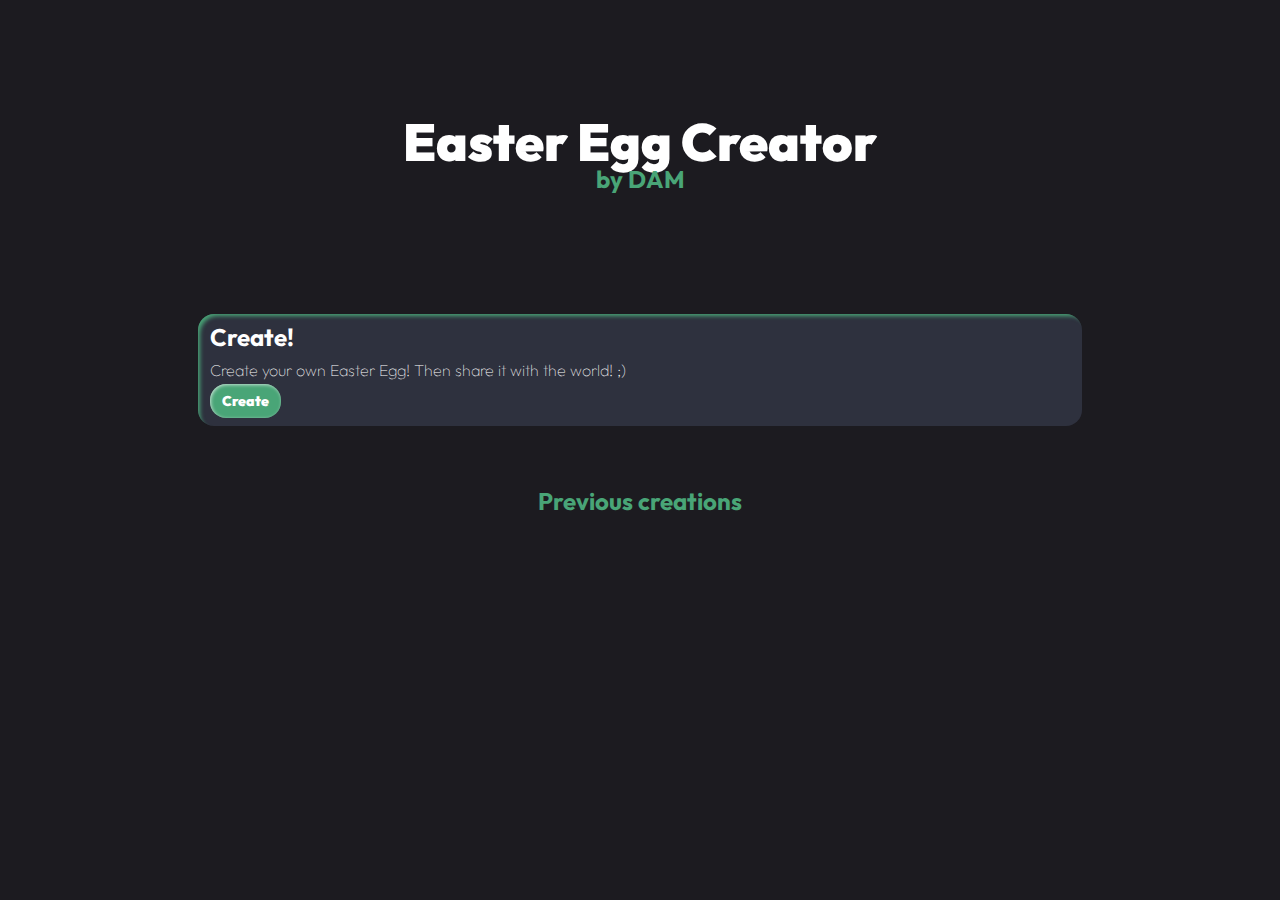
<file: index.html>
<html lang="en">

<head>
    <meta charset="UTF-8">
    <meta name="viewport" content="width=device-width, initial-scale=1.0">
    <title>Easter Egg Decorator</title>

    <link href="https://fonts.googleapis.com/css2?family=Outfit:wght@100&amp;family=Russo+One&amp;display=swap" rel="stylesheet">

    <link rel="stylesheet" href="./style/style.css">
</head>

<body>
    <header>
        <h1>Easter Egg Creator</h1>
        <h2>by DAM</h2>
    </header>

    <div class="content">
        <div class="block">
            <h2>Create!</h2>
            <p>Create your own Easter Egg! Then share it with the world! ;)</p>
            <button onclick="openEditor()">Create</button>
        </div>

        <div class="space">
            <h2>Previous creations</h2>
        </div>

        <div id="galery">

        </div>
    </div>

    <script src="./src/galery/app.js"></script>
</body>

</html>
</file>
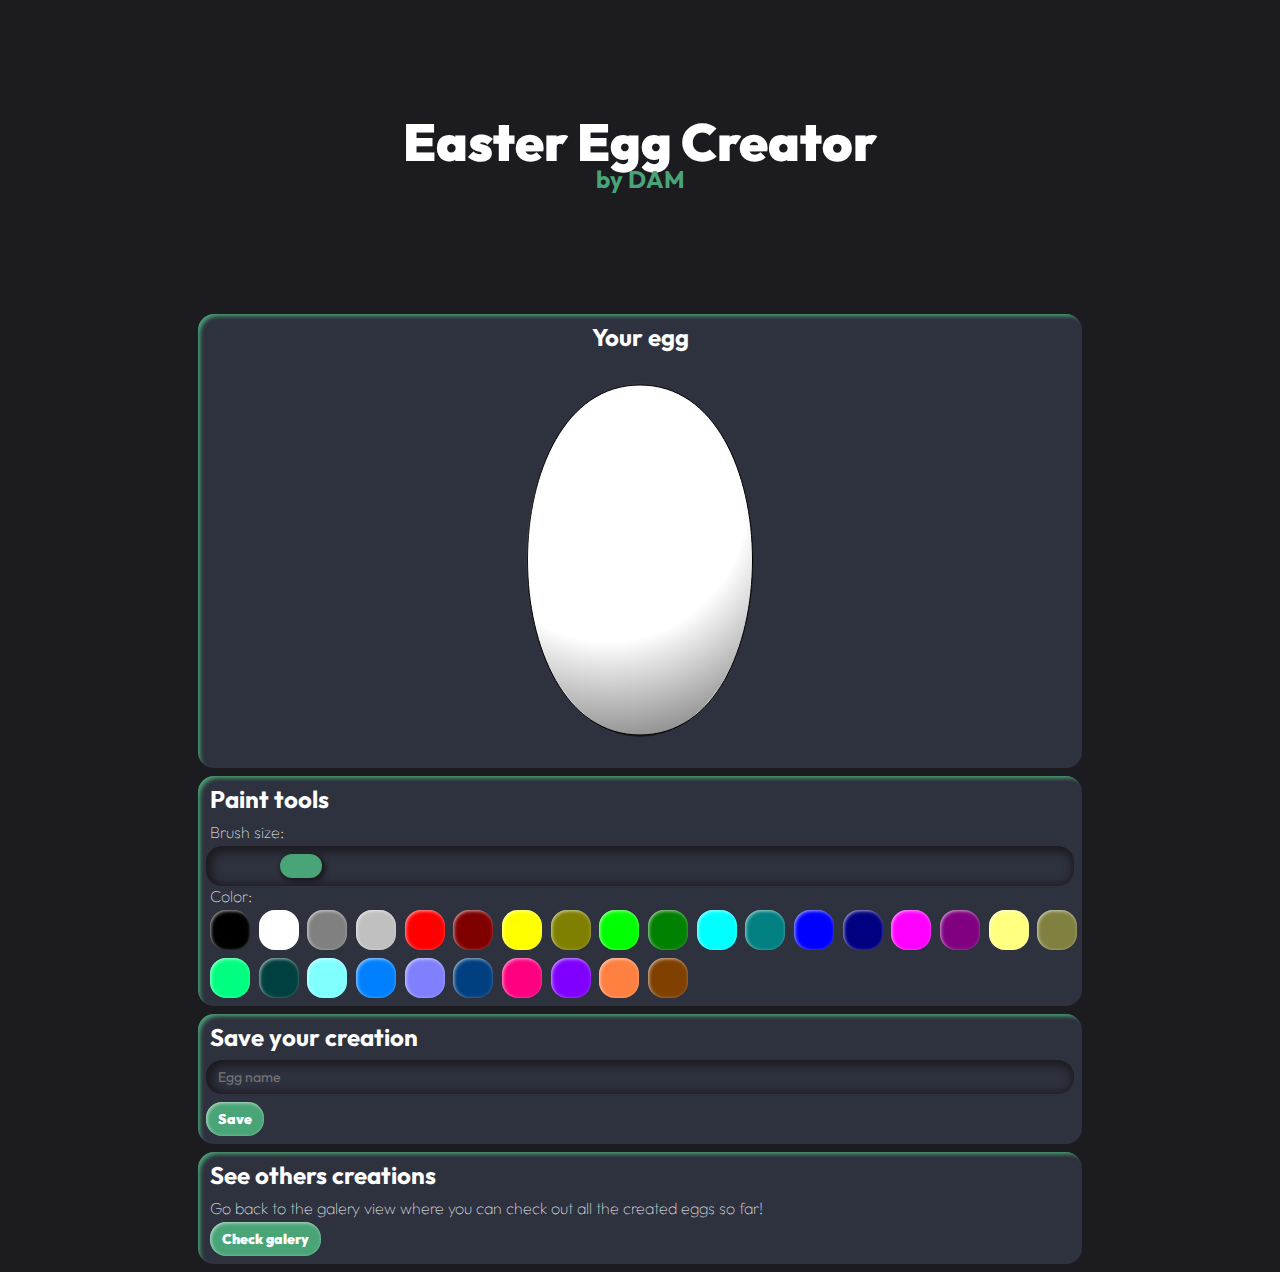
<file: creator.html>
<html lang="en">

<head>
    <meta charset="UTF-8">
    <meta name="viewport" content="width=device-width, initial-scale=1.0">
    <title>Easter Egg Decorator</title>

    <link href="https://fonts.googleapis.com/css2?family=Outfit:wght@100&amp;family=Russo+One&amp;display=swap" rel="stylesheet">

    <link rel="stylesheet" href="./style/style.css">
</head>

<body>
    <header>
        <h1>Easter Egg Creator</h1>
        <h2>by DAM</h2>
    </header>

    <div class="content">
        <div class="block">
            <h2>Your egg</h2>
            <br>
            <div class="canvas-cont">
                <canvas id="canvas" width="300" height="400"></canvas>
            </div>
        </div>
        <div class="block">
            <h2>Paint tools</h2>
            <p>Brush size:</p>
            <input class="input-box" type="range" id="brushSize" min="1" max="50" value="5">
            <p>Color:</p>
            <div class="colors"></div>
            <!--<input type="color" id="colorPicker">-->
        </div>

        <div class="block">
            <h2>Save your creation</h2>
            <input class="input-box" type="text" id="name" placeholder="Egg name">
            <button id="saveBtn" onclick="saveImage()">Save</button>
        </div>

        <div class="block">
            <h2>See others creations</h2>
            <p>Go back to the galery view where you can check out all the created eggs so far!</p>
            <button onclick="openMainPage()">Check galery</button>
        </div>
    </div>

    <script src="./src/creator/tools/draw.js"></script>
    <script src="./src/creator/tools/colorPalette.js"></script>
    <script src="./src/creator/saveImage.js"></script>
    <script src="./src/creator/app.js"></script>
</body>

</html>
</file>
<file: style/style.css>
:root {
    --background-color: #1c1b20;
    --secondary-background-color: #2E313E;
    --theme-color: #49a577;
    --theme-highlight-color: #6fbf97;
    --text-color: #FFFFFF;
    --border-radius: 16px;
    --space-1: 4px;
    --space-2: 8px;
    --space-3: 12px;
}

* {
    margin: 0;
    padding: 0;
}

body {
    font-family: 'Outfit', sans-serif;
    font-weight: 100;
    background-color: var(--background-color);
    color: var(--text-color);
}

header {
    margin: 120px auto;
}

header h1,
header h2 {
    text-align: center;
}

header h2 {
    color: var(--theme-color);
}

h1 {
    font-size: 52px;
    font-weight: 900;
    line-height: .85;
}

h2 {
    margin: 0 var(--space-1) var(--space-2);
}

h3 {
    font-size: 14px;
}

p {
    margin: 0 var(--space-1) var(--space-1);
}

.content {
    margin: auto;
    width: 100%;
    max-width: 900px;
}

.block {
    padding: var(--space-2);
    margin: var(--space-2);
    width: calc(100% - (var(--space-2) * 4));
    position: relative;
    background-color: var(--secondary-background-color);
    border-radius: var(--border-radius);
    box-shadow: inset 4px 4px 4px -2px var(--theme-color);
}

.block:has(canvas)
{
    text-align: center;
}

.block h2 {
    display: inline-block;
}

canvas {
    display: block;
    margin: auto;
    background-color: var(--secondary-background-color);
}


/* INPUT */

button,
select {
    font-weight: 900;
    font-family: 'Outfit', sans-serif;
    font-size: 14px;
    padding: var(--space-2) var(--space-3);
    color: var(--text-color);
    border: none;
    border-radius: var(--border-radius);
    background-color: var(--theme-color);
    box-shadow: inset 1px 1px 4px -1px var(--text-color);
    cursor: pointer;
    transition: .2s;
}

select:focus {
    outline: none;
}

button {
    outline: 0px;
    margin-left: var(--space-1);
}

button:hover,
select:hover {
    background-color: var(--theme-highlight-color);
}

input,
textarea {
    font-family: 'Outfit', sans-serif;
    color: var(--text-color);
    outline: 0px;
    border: none;
}

.input-box {
    box-sizing: border-box;
    width: 100%;
    padding: var(--space-2) var(--space-3);
    font-size: 14px;
    background-color: var(--secondary-background-color);
    border-radius: var(--border-radius);
    box-shadow: inset 2px 2px 8px 4px var(--background-color);
}

#saveBtn {
    margin: var(--space-2) 0 0;
}

.space {
    margin: 60px auto 12px;
    color: var(--theme-color);
    text-align: center;
}


/* Slider */

input[type=range] {
    appearance: none;
    width: 100%;
    outline: none;
    box-sizing: border-box;
    padding: var(--space-2);
    font-size: 14px;
    background-color: var(--secondary-background-color);
    border-radius: var(--border-radius);
    box-shadow: inset 2px 2px 8px 4px var(--background-color);
}

input[type=range]::-webkit-slider-thumb {
    appearance: none;
    width: 42px;
    height: 24px;
    background: var(--theme-color);
    cursor: pointer;
    border-radius: var(--border-radius);
    box-shadow: 2px 2px 4px 2px var(--background-color);
    transition: .2s;
}

input[type=range]::-webkit-slider-thumb:hover {
    background-color: var(--theme-highlight-color);
}


/* Color palette */

.color-grid {
    display: grid;
    grid-template-columns: repeat(auto-fill, minmax(40px, 1fr));
    gap: var(--space-2);
}

.color-button {
    width: 40px;
    height: 40px;
}

.color-button:hover {
    opacity: 0.8;
}

.color-button.selected {
    box-shadow: inset 2px 2px 8px 4px var(--background-color);
    border: solid 2px var(--theme-color);
}

#galery {
    display: grid;
    grid-template-columns: repeat(auto-fill, minmax(150px, 3fr));
    gap: var(--space-2);
    padding: 10px;
}

#galery .block {
    margin: 0;
    width: calc(100% - var(--space-2) * 2);
    height: auto;
}

#galery img {
    width: 100%;
}

.canvas-cont
{
    display: inline-block;
    margin: auto;
}
.img-cont, .canvas-cont
{
    position: relative;
}
.img-cont:after, .canvas-cont:after {
    content: '';
    pointer-events: none;
    position: absolute;
    width: 76%;
    height: 88.5%;
    left: 50%;
    top: 50%;
    background-image: radial-gradient(circle at 36% 34%, rgba(255, 255, 255, .2), transparent, rgba(0, 0, 0, .6));
    background-size: 100% 100%;
    background-repeat: no-repeat;
    background-position: center;
    transform: translate(-50%, -50%);
    border-radius: 50%;
}
</file>
